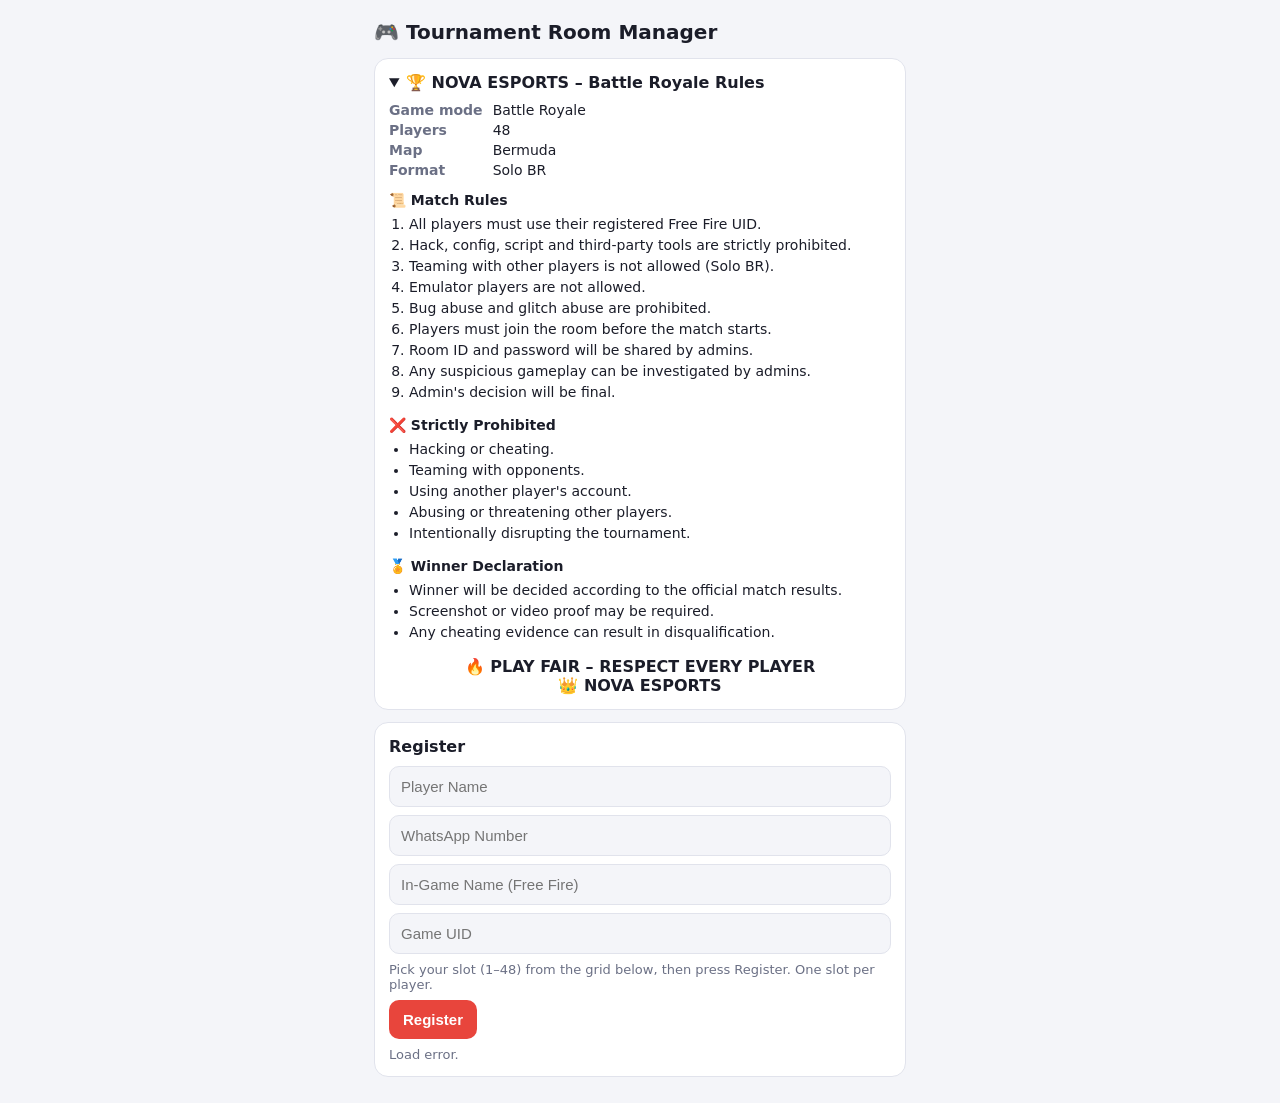
<file: index.html>
<!DOCTYPE html>
<html lang="en"><head><meta charset="utf-8"><title>Tournament Room Manager</title>
<meta name="viewport" content="width=device-width, initial-scale=1, viewport-fit=cover">
<style>
:root{box-sizing:border-box;padding-top:env(safe-area-inset-top,0px);padding-bottom:env(safe-area-inset-bottom,0px);--bg:#f4f5f9;--card:#fff;--tx:#1b1d29;--mu:#6b7085;--ac:#e8453c;--bd:#e1e3ec}
html{scroll-padding-top:env(safe-area-inset-top,0px)}
@media (prefers-color-scheme:dark){:root:not([data-theme="light"]){--bg:#12131a;--card:#1c1e29;--tx:#eceef6;--mu:#9296ad;--bd:#2c2f40}}
*{box-sizing:border-box}body{margin:0;background:var(--bg);color:var(--tx);font-family:system-ui,-apple-system,"Segoe UI",sans-serif;padding:14px;max-width:560px;margin-inline:auto}
h1{font-size:20px;margin:6px 0 14px}h2{font-size:16px;margin:0 0 10px}
.card{background:var(--card);border:1px solid var(--bd);border-radius:14px;padding:14px;margin-bottom:12px}
input{width:100%;padding:11px;margin-bottom:8px;border:1px solid var(--bd);border-radius:10px;background:var(--bg);color:var(--tx);font-size:15px}
button{background:var(--ac);color:#fff;border:0;border-radius:10px;padding:11px 14px;font-size:15px;font-weight:600;cursor:pointer}
button.g{background:transparent;color:var(--tx);border:1px solid var(--bd)}button.sm{padding:6px 10px;font-size:13px}
.row{display:flex;gap:8px;align-items:center;justify-content:space-between;padding:9px 0;border-top:1px solid var(--bd);font-size:14px}
.mu{color:var(--mu);font-size:13px}.room{font-size:22px;font-weight:700;letter-spacing:1px;word-break:break-all}
.tabs{display:flex;gap:8px;margin-bottom:12px}.tabs button{flex:1}.hide{display:none}
.rules summary{font-size:16px;font-weight:700;cursor:pointer}.rules h3{font-size:14px;margin:14px 0 6px}.rules ol,.rules ul{margin:0;padding-left:20px;font-size:14px;line-height:1.5}.rules .info{display:grid;grid-template-columns:auto 1fr;gap:4px 10px;font-size:14px;margin-top:10px}.rules .info b{color:var(--mu);font-weight:600}.rules .foot{text-align:center;margin-top:14px;font-weight:700}
.grid{display:grid;grid-template-columns:repeat(6,1fr);gap:6px}.grid button{padding:9px 0;font-size:13px;background:var(--bg);color:var(--tx);border:1px solid var(--bd)}.grid button.t{background:var(--bd);color:var(--mu);cursor:not-allowed;text-decoration:line-through}.grid button.m{background:#1f9d55;color:#fff;border-color:#1f9d55}
</style></head><body>
<h1>🎮 Tournament Room Manager</h1>
<div id="tabs" class="tabs hide"><button id="tp">Player</button><button id="ta" class="g">Admin</button></div>

<div id="player">
  <div class="card hide" id="timerCard"><h2>⏰ Match Countdown</h2><div id="tm" class="room"></div><div id="tl" class="mu" style="margin-top:4px"></div></div>
  <div class="card rules"><details open><summary>🏆 NOVA ESPORTS – Battle Royale Rules</summary>
    <div class="info"><b>Game mode</b><span>Battle Royale</span><b>Players</b><span>48</span><b>Map</b><span>Bermuda</span><b>Format</b><span>Solo BR</span></div>
    <h3>📜 Match Rules</h3>
    <ol><li>All players must use their registered Free Fire UID.</li><li>Hack, config, script and third-party tools are strictly prohibited.</li><li>Teaming with other players is not allowed (Solo BR).</li><li>Emulator players are not allowed.</li><li>Bug abuse and glitch abuse are prohibited.</li><li>Players must join the room before the match starts.</li><li>Room ID and password will be shared by admins.</li><li>Any suspicious gameplay can be investigated by admins.</li><li>Admin's decision will be final.</li></ol>
    <h3>❌ Strictly Prohibited</h3>
    <ul><li>Hacking or cheating.</li><li>Teaming with opponents.</li><li>Using another player's account.</li><li>Abusing or threatening other players.</li><li>Intentionally disrupting the tournament.</li></ul>
    <h3>🏅 Winner Declaration</h3>
    <ul><li>Winner will be decided according to the official match results.</li><li>Screenshot or video proof may be required.</li><li>Any cheating evidence can result in disqualification.</li></ul>
    <div class="foot">🔥 PLAY FAIR – RESPECT EVERY PLAYER<br>👑 NOVA ESPORTS</div>
  </details></div>
  <div class="card" id="regCard"><h2>Register</h2>
    <input id="n" placeholder="Player Name"><input id="w" type="tel" placeholder="WhatsApp Number"><input id="g" placeholder="In-Game Name (Free Fire)"><input id="u" placeholder="Game UID"><div id="regHint" class="mu" style="margin-bottom:8px">Pick your slot (1–48) from the grid below, then press Register. One slot per player.</div>
    <button id="reg">Register</button><div id="regMsg" class="mu" style="margin-top:8px"></div></div>
  <div class="card hide" id="slotCard"><h2>🎯 Choose your slot (<span id="sc">0</span>/48 full)</h2><div id="grid" class="grid"></div><div class="mu" style="margin-top:8px">Green = your slot · Crossed out = taken. Tap another number to change your slot.</div><div id="sm" class="mu"></div></div>
  <div class="card hide" id="roomCard"><h2>🔑 Room Details</h2><div id="me" class="mu"></div><div id="roomBody" style="margin-top:10px"></div></div>
</div>

<div id="admin" class="hide">
  <div class="card"><h2>⏰ Set Match Time</h2><input id="mt" type="datetime-local"><div style="display:flex;gap:8px"><button id="ts">Start countdown</button><button id="tc" class="g">Clear</button></div><div id="tmsg" class="mu" style="margin-top:8px"></div></div>
  <div class="card"><h2>Set Room ID &amp; Password</h2>
    <input id="rid" placeholder="Room ID"><input id="rpw" placeholder="Password">
    <div style="display:flex;gap:8px"><button id="rs">Send to all players</button><button id="rc" class="g">Clear</button><button id="rcp" class="g">Copy</button></div>
    <div id="rm" class="mu" style="margin-top:8px"></div></div>
  <div class="card"><h2>Players (<span id="cnt">0</span>/48)</h2><div style="display:flex;gap:6px;flex-wrap:wrap;margin-bottom:8px"><button class="sm" id="cp1">📋 Copy list</button><button class="sm g" id="cp2">📋 + WhatsApp numbers</button><a id="wsh" target="_blank" rel="noopener"><button class="sm g">Send on WhatsApp</button></a><button class="sm g" id="clr">🗑 Clear all</button></div><textarea id="ct" class="hide" readonly rows="7" style="width:100%;margin-bottom:8px;padding:8px;border:1px solid var(--bd);border-radius:10px;background:var(--bg);color:var(--tx);font-size:13px"></textarea><div id="lm" class="mu"></div><div id="list" class="mu">No players yet.</div></div>
</div>

<script>
const $=id=>document.getElementById(id);
const esc=s=>String(s).replace(/[&<>"']/g,c=>({'&':'&amp;','<':'&lt;','>':'&gt;','"':'&quot;',"'":'&#39;'}[c]));
let db=null,uid=null,isAdmin=false,mine=null,room=null,subbed=false;
function show(t){$('player').classList.toggle('hide',t!=='p');$('admin').classList.toggle('hide',t!=='a');
  $('tp').className=t==='p'?'':'g';$('ta').className=t==='a'?'':'g';}
$('tp').onclick=()=>show('p');$('ta').onclick=()=>show('a');

function renderPlayer(){
  $('regCard').classList.toggle('hide',!!mine);$('roomCard').classList.toggle('hide',!mine);$('slotCard').classList.toggle('hide',!mine&&full);
  renderSlots();
  if(!mine)return;
  $('me').innerHTML='Registered: <b>'+esc(mine.name)+'</b> · IGN: '+esc(mine.ign||'-')+' · UID '+esc(mine.uid)+' · '+(mine.slot?'Slot <b>#'+mine.slot+'</b>':'No slot chosen yet');
  $('roomBody').innerHTML=(room&&room.id)?
    '<div class="mu">Room ID</div><div class="room">'+esc(room.id)+'</div><div class="mu" style="margin-top:8px">Password</div><div class="room">'+esc(room.pw||'-')+'</div>'
    :'<div class="mu">The room is not set yet. Please wait for the admin; this page updates automatically.</div>';
}
function renderAdmin(docs){
  pdocs=docs;plist=docs.map(d=>d.data()).sort((a,b)=>(a.slot||99)-(b.slot||99));$('wsh').href='https://wa.me/?text='+encodeURIComponent(listText(false));
  $('cnt').textContent=docs.length;
  if(!docs.length){$('list').textContent='No players yet.';return;}
  $('list').innerHTML=docs.slice().sort((a,b)=>(a.data().slot||99)-(b.data().slot||99)).map(d=>{const p=d.data();return '<div class="row"><div><b>'+(p.slot?'#'+p.slot+' · ':'')+esc(p.name)+'</b><br><span class="mu">IGN: '+esc(p.ign||'-')+' · UID: '+esc(p.uid)+' · 📱 '+esc(p.wa)+'</span></div><div style="display:flex;gap:6px"><a href="https://wa.me/'+encodeURIComponent(String(p.wa).replace(/\D/g,''))+'" target="_blank" rel="noopener"><button class="sm">WhatsApp</button></a><button class="sm g" data-del="'+esc(d.id)+'" data-slot="'+(p.slot||'')+'">✕</button></div></div>';}).join('');
}
let armed=null,plist=[],pdocs=[],clrArmed=false;
function confirmTap(b,id){
  if(armed===id){armed=null;return true;}
  armed=id;b.textContent='Remove?';b.style.background='var(--ac)';b.style.color='#fff';
  setTimeout(()=>{if(armed===id){armed=null;b.textContent='✕';b.style.background='';b.style.color='';}},4000);return false;
}
function listText(wa){
  return '🎮 Today\'s game - Players ('+plist.length+'/48) - '+new Date().toLocaleDateString('en-IN')+'\n\n'+plist.map(p=>(p.slot?'#'+p.slot:'-')+' '+p.name+(p.ign?' (IGN: '+p.ign+')':'')+' | UID: '+p.uid+(wa?' | '+p.wa:'')).join('\n');
}
async function copyText(t,msgEl){
  const ta=$('ct');ta.value=t;ta.classList.remove('hide');
  try{await navigator.clipboard.writeText(t);msgEl.textContent='✅ Copied! Paste it in your group.';}
  catch(e){ta.select();let ok=false;try{ok=document.execCommand('copy');}catch(x){}
    msgEl.textContent=ok?'✅ Copied! Paste it in your group.':'The text is in the box below. Long-press to copy.';}
}
$('cp1').onclick=()=>copyText(listText(false),$('lm'));
$('cp2').onclick=()=>copyText(listText(true),$('lm'));
$('rcp').onclick=()=>{const id=$('rid').value.trim()||(room&&room.id)||'',pw=$('rpw').value.trim()||(room&&room.pw)||'';
  if(!id){$('rm').textContent='Enter the Room ID first.';return;}
  copyText('🎮 Room ID: '+id+'\n🔑 Password: '+pw,$('rm'));};
let mtime=null,tick=null;
function renderTimer(){
  $('timerCard').classList.toggle('hide',!mtime);
  clearInterval(tick);
  if(!mtime)return;
  const upd=()=>{const d=mtime-Date.now();
    $('tl').textContent='Match starts: '+new Date(mtime).toLocaleString([],{weekday:'short',day:'numeric',month:'short',hour:'numeric',minute:'2-digit'});
    if(d<=0){$('tm').textContent='🔥 Match time! Join the room now.';return;}
    const s=Math.floor(d/1000),dd=Math.floor(s/86400),h=Math.floor(s%86400/3600),m=Math.floor(s%3600/60),ss=s%60;
    $('tm').textContent=(dd?dd+'d ':'')+String(h).padStart(2,'0')+':'+String(m).padStart(2,'0')+':'+String(ss).padStart(2,'0');};
  upd();tick=setInterval(upd,1000);
}
$('ts').onclick=async()=>{const v=$('mt').value;if(!v){$('tmsg').textContent='Pick a date and time first.';return;}
  try{await db.collection('room').doc('match').set({ts:new Date(v).getTime()});$('tmsg').textContent='✅ Countdown is live for all players.';}
  catch(x){$('tmsg').textContent='Could not save the time.';}};
$('tc').onclick=async()=>{try{await db.collection('room').doc('match').delete();$('mt').value='';$('tmsg').textContent='Countdown cleared.';}catch(x){$('tmsg').textContent='Could not clear.';}};
$('clr').onclick=async()=>{const b=$('clr');
  if(!clrArmed){clrArmed=true;b.textContent='Tap again to clear ALL';b.style.background='var(--ac)';b.style.color='#fff';
    setTimeout(()=>{clrArmed=false;b.textContent='🗑 Clear all';b.style.background='';b.style.color='';},4000);return;}
  clrArmed=false;b.textContent='Clearing...';
  try{await Promise.all([...pdocs.map(d=>db.collection('players').doc(d.id).delete()),...Object.keys(slots).map(k=>db.collection('slots').doc(k).delete())]);
    $('lm').textContent='All players and slots cleared.';$('ct').classList.add('hide');}
  catch(x){$('lm').textContent='Could not clear everything.';}
  b.textContent='🗑 Clear all';b.style.background='';b.style.color='';};
$('list').onclick=async e=>{const b=e.target.closest&&e.target.closest('[data-del]');const id=b&&b.dataset.del;
  if(id&&confirmTap(b,id)){try{const sl=b.dataset.slot;if(sl)await db.collection('slots').doc(sl).delete();await db.collection('players').doc(id).delete();}catch(x){$('lm').textContent='Could not remove the player.';}}};

let slots={},full=false,pending=null;
function renderSlots(){
  let h='',c=0;
  for(let i=1;i<=48;i++){const s=slots[i];if(s)c++;
    const cls=s?(s.owner===uid?'m':'t'):(!mine&&pending===i?'m':'');
    h+='<button class="'+cls+'" data-n="'+i+'"'+(s&&s.owner!==uid?' disabled':'')+'>'+i+'</button>';}
  $('grid').innerHTML=h;$('sc').textContent=c;
  full=c>=48;const closed=full&&!mine;
  document.querySelectorAll('#regCard input,#reg,#regHint').forEach(el=>el.classList.toggle('hide',closed));
  if(closed)$('regMsg').textContent='🚫 All 48 slots are full. Registration is closed.';
  else if($('regMsg').textContent.startsWith('🚫'))$('regMsg').textContent='';
}
$('grid').onclick=async e=>{const n=e.target.dataset&&e.target.dataset.n;if(!n||!db)return;
  if(!mine){pending=Number(n);$('regMsg').textContent='Slot #'+n+' selected. Fill in your details and press Register.';renderSlots();return;}
  try{const ref=db.collection('slots').doc(n);const s=await ref.get();
    if(s.exists&&s.data().owner!==uid){$('sm').textContent='This slot is already taken.';return;}
    if(mine.slot&&String(mine.slot)!==n)await db.collection('slots').doc(String(mine.slot)).delete();
    await ref.set({owner:uid,name:mine.name});
    await db.collection('players').doc(uid).set({...mine,slot:Number(n)});
  }catch(x){$('sm').textContent='Could not save the slot.';}};
$('reg').onclick=async()=>{
  if(full)return;
  const name=$('n').value.trim(),wa=$('w').value.trim(),u=$('u').value.trim(),ign=$('g').value.trim();
  if(!name||!wa||!u||!ign){$('regMsg').textContent='Please fill in all fields.';return;}
  if(!db){$('regMsg').textContent='Please sign in to claude.ai first.';return;}
  if(!pending){$('regMsg').textContent='Choose your slot from the grid below first.';return;}
  try{const sr=db.collection('slots').doc(String(pending));const ss=await sr.get();
    if(ss.exists&&ss.data().owner!==uid){$('regMsg').textContent='That slot was just taken. Choose another one.';pending=null;renderSlots();return;}
    await sr.set({owner:uid,name});
    await db.collection('players').doc(uid).set({name,wa,uid:u,ign,slot:pending,at:Date.now()});$('regMsg').textContent='';}
  catch(x){$('regMsg').textContent='Could not save. Ask the admin to give you Contributor access.';}
};
$('rs').onclick=async()=>{
  const id=$('rid').value.trim(),pw=$('rpw').value.trim();
  if(!id){$('rm').textContent='Enter a Room ID.';return;}
  try{await db.collection('room').doc('current').set({id,pw,at:Date.now()});$('rm').textContent='✅ Now visible to all registered players.';}
  catch(x){$('rm').textContent='Could not save.';}
};
$('rc').onclick=async()=>{try{await db.collection('room').doc('current').delete();$('rid').value='';$('rpw').value='';$('rm').textContent='Room cleared.';}catch(x){}};

(async()=>{
  try{
    const user=await claude.use('user');db=await claude.use('db');
    if(!db||!user){$('regMsg').textContent='Please sign in to claude.ai to use this page.';return;}
    uid=await user.id();isAdmin=user.canEdit();
    if(isAdmin){$('tabs').classList.remove('hide');}
    db.collection('players').doc(uid).onSnapshot(s=>{mine=s.exists?s.data():null;renderPlayer();},()=>{});
    db.collection('room').doc('current').onSnapshot(s=>{room=s.exists?s.data():null;renderPlayer();},()=>{});
    db.collection('room').doc('match').onSnapshot(s=>{mtime=s.exists?s.data().ts:null;renderTimer();},()=>{});
    db.collection('slots').onSnapshot(s=>{slots={};s.docs.forEach(d=>{slots[d.id]=d.data();});renderSlots();},()=>{});
    if(isAdmin){db.collection('players').onSnapshot(s=>renderAdmin(s.docs),()=>{$('list').textContent='Could not load players.';});}
  }catch(e){$('regMsg').textContent='Load error.';}
})();
</script></body></html>
</file>
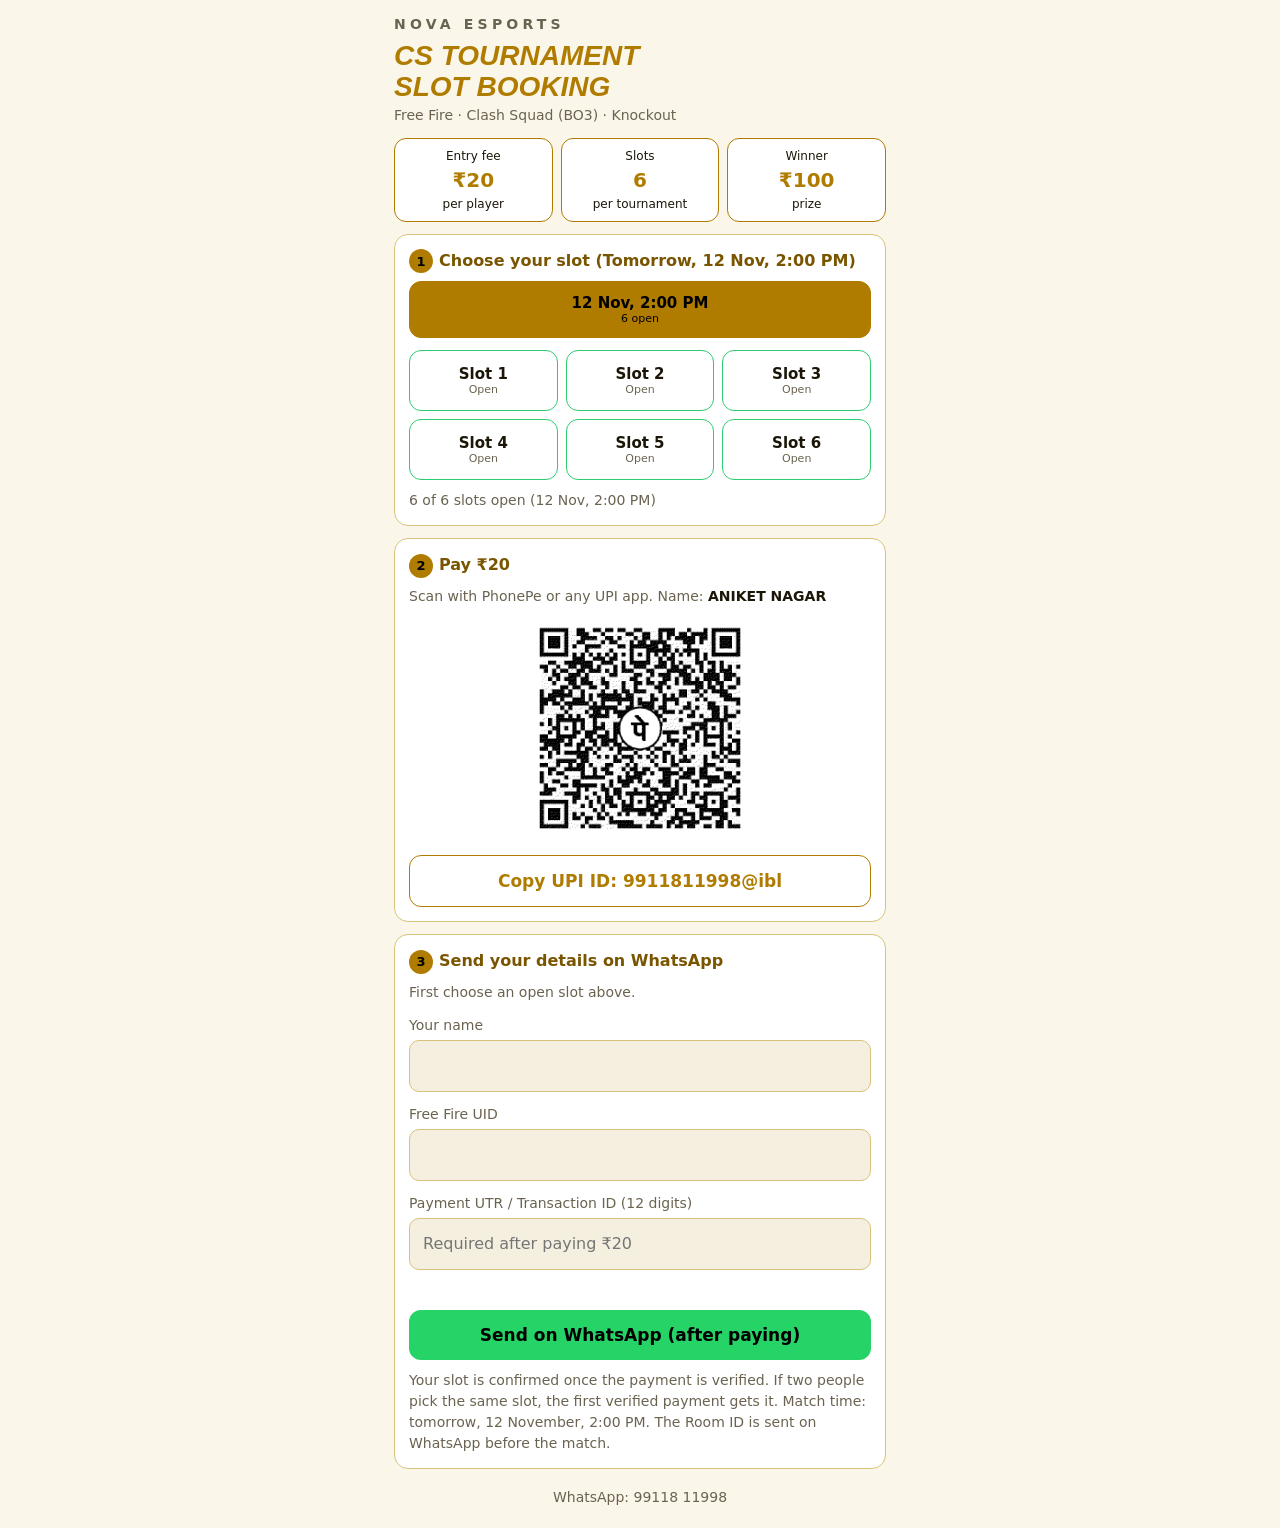
<file: cs.html>
<!DOCTYPE html>
<html lang="en">
<head>
<meta charset="utf-8">
<meta name="viewport" content="width=device-width, initial-scale=1, viewport-fit=cover">
<title>Nova Esports | CS Tournament Slot Booking</title>
<style>
:root{--bg:#050505;--card:#111;--line:#5a4510;--gold:#f2b81f;--g2:#ffe08a;--tx:#f5f1e4;--mu:#b2aa94;--ok:#2ecc71;--bad:#e0161e;--in:#1a1a1a;color-scheme:dark;box-sizing:border-box;padding-top:env(safe-area-inset-top,0px);padding-bottom:env(safe-area-inset-bottom,0px)}
@media (prefers-color-scheme:light){:root:not([data-theme="dark"]){--bg:#faf6ea;--card:#fff;--line:#d9c27a;--gold:#b07c00;--g2:#7a5500;--tx:#1b1608;--mu:#6b6350;--in:#f4efdf;color-scheme:light}}
:root[data-theme="dark"]{color-scheme:dark}
html{scroll-padding-top:env(safe-area-inset-top,0px)}
*{box-sizing:border-box}
body{margin:0;background:var(--bg);color:var(--tx);font:16px/1.5 system-ui,-apple-system,"Segoe UI",Roboto,sans-serif}
.w{max-width:520px;margin:0 auto;padding:14px}
h1{margin:6px 0 2px;font:900 italic 28px/1.1 "Arial Black",Impact,sans-serif;color:var(--gold);text-transform:uppercase}
.mu{color:var(--mu);font-size:14px}
.card{background:var(--card);border:1px solid var(--line);border-radius:14px;padding:14px;margin-top:12px}
h2{margin:0 0 8px;font-size:16px;color:var(--g2)}
.info{display:grid;grid-template-columns:repeat(3,1fr);gap:8px;margin-top:12px}
.info div{background:var(--card);border:1px solid var(--gold);border-radius:12px;padding:8px 4px;text-align:center;font-size:12px}
.info b{display:block;font-size:20px;color:var(--gold)}
.tabs{display:flex;gap:8px}
.tabs button{flex:1;padding:12px 4px;border-radius:12px;border:1.5px solid var(--gold);background:transparent;color:var(--gold);font:700 15px system-ui;cursor:pointer}
.tabs button.on{background:var(--gold);color:#000}
.tabs small{display:block;font-weight:500;font-size:11px}
.slots{display:grid;grid-template-columns:repeat(3,1fr);gap:8px;margin-top:12px}
.slot{padding:14px 4px;border-radius:12px;border:1.5px solid var(--ok);background:transparent;color:var(--tx);font:700 15px system-ui;cursor:pointer;text-align:center}
.slot small{display:block;font-weight:500;font-size:11px;color:var(--mu);overflow:hidden;text-overflow:ellipsis;white-space:nowrap}
.slot.bk{border-color:var(--bad);background:rgba(224,22,30,.18);cursor:default}
.slot.sel{background:var(--gold);color:#000;border-color:var(--gold)}.slot.sel small{color:#000}
.cnt{margin-top:10px;font-size:14px;color:var(--mu)}
label{display:block;margin:12px 0 4px;font-size:14px;color:var(--mu)}
input{width:100%;padding:13px;border-radius:10px;border:1px solid var(--line);background:var(--in);color:var(--tx);font:inherit}
input:focus,button:focus-visible{outline:2px solid var(--gold);outline-offset:2px}
.btn{display:block;width:100%;margin-top:12px;padding:15px;border-radius:12px;border:0;background:var(--gold);color:#000;font:700 17px system-ui;cursor:pointer;text-align:center;text-decoration:none}
.btn.wa{background:#25d366}.btn.alt{background:transparent;color:var(--gold);border:1.5px solid var(--gold)}
.qr{display:block;width:230px;max-width:70%;margin:6px auto;border-radius:10px;background:#fff}
#msg{margin-top:8px;min-height:20px;font-size:14px;color:#ff8a7a}
.step{display:inline-grid;place-items:center;width:24px;height:24px;margin-right:6px;border-radius:50%;background:var(--gold);color:#000;font-size:13px;font-weight:800}
.own{border-color:var(--ok)}
</style>
</head>
<body>
<div class="w">
<div class="mu" style="letter-spacing:.3em;font-weight:700">NOVA ESPORTS</div>
<h1>CS Tournament<br>Slot Booking</h1>
<div class="mu">Free Fire · Clash Squad (BO3) · Knockout</div>
<div class="info"><div>Entry fee<b>₹20</b>per player</div><div>Slots<b>6</b>per tournament</div><div>Winner<b>₹100</b>prize</div></div>
<div id="adm"></div>

<div class="card"><h2><span class="step">1</span>Choose your slot (Tomorrow, 12 Nov, 2:00 PM)</h2>
<div class="tabs" id="tabs"></div>
<div class="slots" id="slots"></div>
<div class="cnt" id="cnt"></div></div>

<div class="card"><h2><span class="step">2</span>Pay ₹20</h2>
<p class="mu" style="margin:0">Scan with PhonePe or any UPI app. Name: <b style="color:var(--tx)">ANIKET NAGAR</b></p>
<img class="qr" alt="PhonePe QR code for payment to Aniket Nagar" src="[data-uri]">
<button class="btn alt" id="upi" type="button">Copy UPI ID: 9911811998@ibl</button></div>

<div class="card"><h2><span class="step">3</span>Send your details on WhatsApp</h2>
<div id="pick" class="mu">First choose an open slot above.</div>
<label for="nm">Your name</label><input id="nm" autocomplete="name">
<label for="uid">Free Fire UID</label><input id="uid" inputmode="numeric">
<label for="utr">Payment UTR / Transaction ID (12 digits)</label><input id="utr" inputmode="numeric" maxlength="12" placeholder="Required after paying ₹20">
<div id="msg" role="alert"></div>
<button class="btn wa" id="go" type="button">Send on WhatsApp (after paying)</button>
<p class="mu" style="margin:10px 0 0">Your slot is confirmed once the payment is verified. If two people pick the same slot, the first verified payment gets it. Match time: tomorrow, 12 November, 2:00 PM. The Room ID is sent on WhatsApp before the match.</p></div>

<p class="mu" style="text-align:center;margin:18px 0 6px">WhatsApp: 99118 11998</p>
</div>
<script type="application/json" id="st">{"t":["12 Nov, 2:00 PM"],"s":[["","","","","",""]]}</script>
<script>
var WA="919911811998",$=function(i){return document.getElementById(i)};
var ST=JSON.parse($("st").textContent),ti=0,sel=-1,owner=false,UA=null;
function dyn(){return["adm","tabs","slots","cnt"]}
function free(i){return ST.s[i].filter(function(x){return!x}).length}
function render(){
  var tb=$("tabs");tb.innerHTML="";
  ST.t.forEach(function(t,i){var b=document.createElement("button");b.type="button";b.className=i==ti?"on":"";b.textContent=t;var s=document.createElement("small");s.textContent=free(i)?free(i)+" open":"Full";b.appendChild(s);b.onclick=function(){ti=i;sel=-1;render()};tb.appendChild(b)});
  var sl=$("slots");sl.innerHTML="";
  ST.s[ti].forEach(function(nm,j){var b=document.createElement("button");b.type="button";b.className="slot"+(nm?" bk":"")+(sel==j?" sel":"");b.textContent="Slot "+(j+1);var s=document.createElement("small");s.textContent=nm?"Booked: "+nm:"Open";b.appendChild(s);
    b.onclick=function(){if(owner){sel=j;render();return}if(nm)return;sel=j;render()};sl.appendChild(b)});
  $("cnt").textContent=free(ti)+" of 6 slots open ("+ST.t[ti]+")";
  $("pick").textContent=sel>=0&&!owner?"Selected: "+ST.t[ti]+", Slot "+(sel+1):"First choose an open slot above.";
  var a=$("adm");a.innerHTML="";
  if(owner){var c=document.createElement("div");c.className="card own";
    var h=document.createElement("h2");h.textContent="Owner mode";c.appendChild(h);
    var p=document.createElement("p");p.className="mu";p.style.margin="0";p.textContent=sel<0?"After verifying a payment, tap the slot, type the player name and mark it Booked.":ST.t[ti]+", Slot "+(sel+1)+(ST.s[ti][sel]?" is booked by: "+ST.s[ti][sel]:" is open");c.appendChild(p);
    if(sel>=0){var i=document.createElement("input");i.id="on";i.placeholder="Player name";i.value=ST.s[ti][sel]||"";i.style.marginTop="8px";c.appendChild(i);
      var b1=document.createElement("button");b1.className="btn";b1.type="button";b1.textContent="Mark Booked / update name";b1.onclick=function(){ST.s[ti][sel]=i.value.trim()||"Player";commit()};c.appendChild(b1);
      var b2=document.createElement("button");b2.className="btn alt";b2.type="button";b2.textContent="Make slot open";b2.onclick=function(){ST.s[ti][sel]="";commit()};c.appendChild(b2)}
    a.appendChild(c)}
}
function commit(){
  if(!UA){$("msg").textContent="Saving is not available";return}
  var cl=document.documentElement.cloneNode(true);
  cl.querySelector("#st").textContent=JSON.stringify(ST);
  dyn().forEach(function(i){var e=cl.querySelector("#"+i);if(e)e.innerHTML=""});
  UA.publish("<!DOCTYPE html>\n"+cl.outerHTML).catch(function(e){$("msg").textContent="Could not save: "+(e&&e.code||"error")});
}
$("upi").onclick=function(){var b=this;try{navigator.clipboard.writeText("9911811998@ibl").then(function(){b.textContent="Copied ✓"},function(){})}catch(e){}};
$("go").onclick=function(){
  var m=$("msg");m.textContent="";var n=$("nm").value.trim(),u=$("uid").value.trim(),r=$("utr").value.trim();
  if(sel<0||ST.s[ti][sel]){m.textContent="Please choose an open slot first.";return}
  if(!n||!u){m.textContent="Please enter your name and UID.";return}
  if(!/^\d{8,12}$/.test(u)){m.textContent="Free Fire UID must be 8 to 12 digits.";return}
  if(!/^\d{12}$/.test(r)){m.textContent="Pay ₹20 first, then enter the 12-digit UTR / Transaction ID. Registration is not possible without payment.";return}
  var t="Nova Esports CS Tournament Slot Booking\nTournament: "+ST.t[ti]+"\nSlot: "+(sel+1)+"\nName: "+n+"\nFree Fire UID: "+u+"\nPayment UTR: "+r+"\nI have paid the ₹20 entry fee. Sending the screenshot now.";
  window.open("https://wa.me/"+WA+"?text="+encodeURIComponent(t),"_blank","noopener");
};
render();
(async function(){try{var us=await claude.use("user");owner=!!(us&&us.isOwner());UA=await claude.use("artifact");if(owner)render()}catch(e){}})();
</script>
</body>
</html>
</file>
